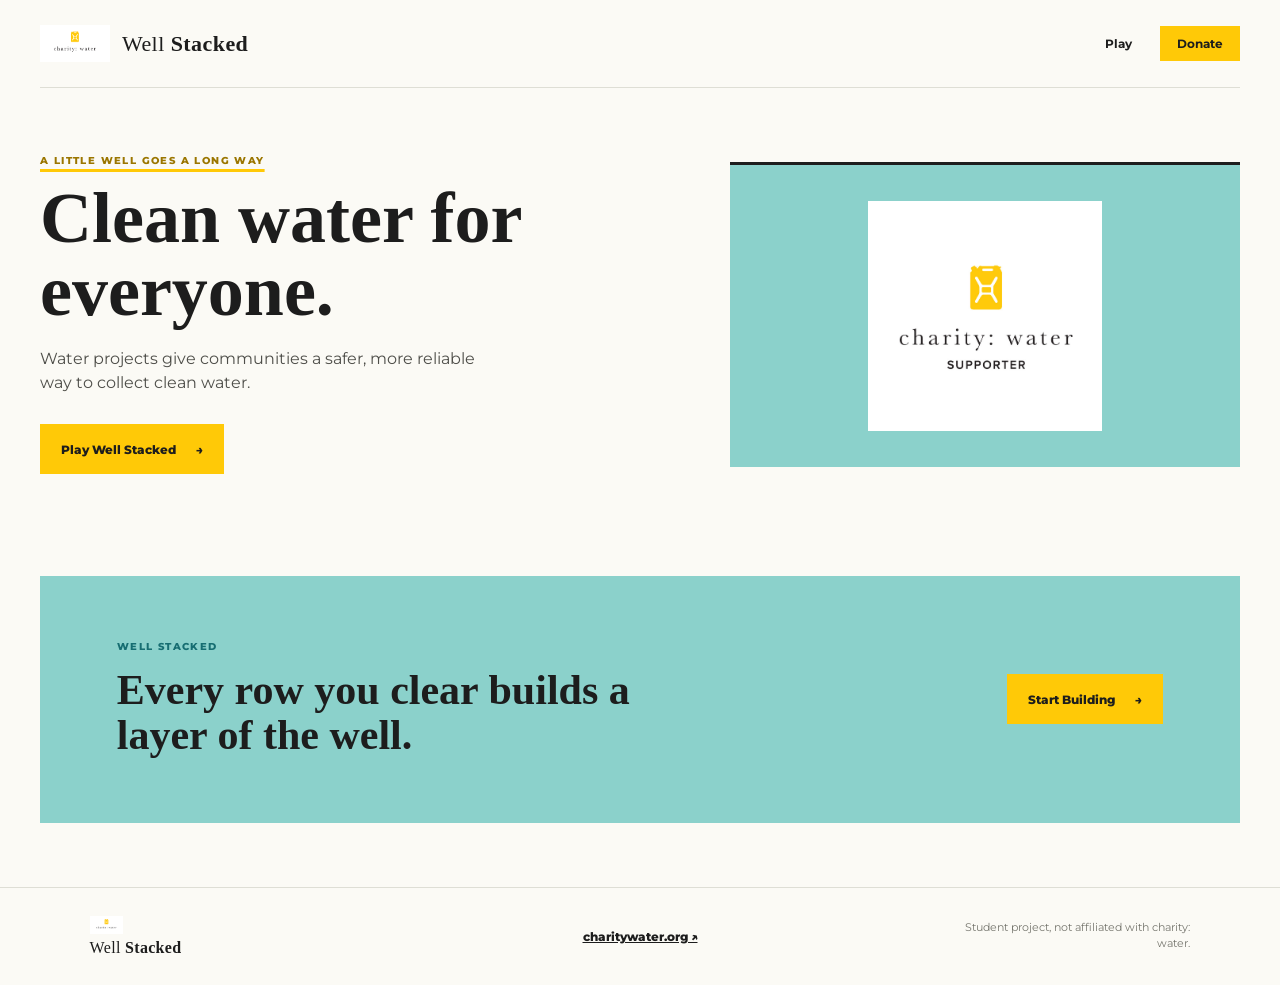
<file: index.html>
<!doctype html>
<html lang="en">
<head>
  <meta charset="utf-8">
  <meta name="viewport" content="width=device-width, initial-scale=1">
  <meta name="description" content="Well Stacked is a student project inspired by charity: water's mission to bring clean water to everyone.">
  <title>Well Stacked | Clean water for everyone</title>
  <link rel="icon" type="image/png" href="img/cw_logo.png">
  <link rel="preconnect" href="https://fonts.googleapis.com">
  <link rel="preconnect" href="https://fonts.gstatic.com" crossorigin>
  <link href="https://fonts.googleapis.com/css2?family=Montserrat:wght@500;600;700;800&display=swap" rel="stylesheet">
  <link rel="stylesheet" href="style.css">
</head>
<body class="home-page">
  <header class="topbar home-header">
    <a class="brand-mark" href="index.html" aria-label="Well Stacked home">
      <img src="img/cw_logo_horizontal.png" alt="charity: water logo">
      <span>Well <strong>Stacked</strong></span>
    </a>
    <nav class="site-nav" aria-label="Main navigation">
      <a href="game.html?autostart=1">Play</a>
      <a class="donate-link" href="https://www.charitywater.org/donate" target="_blank" rel="noopener">Donate</a>
    </nav>
    <details class="mobile-nav">
      <summary aria-label="Open navigation menu">☰</summary>
      <div class="mobile-nav-panel">
        <a href="game.html?autostart=1">Play</a>
        <a class="donate-link" href="https://www.charitywater.org/donate" target="_blank" rel="noopener">Donate</a>
      </div>
    </details>
  </header>

  <main>
    <section class="home-hero" aria-labelledby="hero-title">
      <div class="hero-content">
        <p class="section-kicker">A little well goes a long way</p>
        <div class="hero-title-row">
          <h1 id="hero-title">Clean water for everyone.</h1>
        </div>
        <p class="hero-copy">Water projects give communities a safer, more reliable way to collect clean water.</p>
        <a class="primary-button" href="game.html?autostart=1">Play Well Stacked <span aria-hidden="true">→</span></a>
      </div>
      <div class="hero-visual" aria-label="charity: water logo preview">
        <img class="hero-photo" src="img/cw_logo.png" alt="charity: water logo">
      </div>
    </section>

    <section class="game-band reveal" aria-labelledby="game-band-title">
      <div><p class="section-kicker">Well Stacked</p><h2 id="game-band-title">Every row you clear builds a layer of the well.</h2></div>
      <a class="primary-button" href="game.html?autostart=1">Start Building <span aria-hidden="true">→</span></a>
    </section>
  </main>

  <footer class="site-footer">
    <a class="brand-mark" href="index.html" aria-label="Well Stacked home">
      <img src="img/cw_logo_horizontal.png" alt="charity: water logo">
      <span>Well <strong>Stacked</strong></span>
    </a>
    <a href="https://www.charitywater.org" target="_blank" rel="noopener">charitywater.org ↗</a>
    <p>Student project, not affiliated with charity: water.</p>
  </footer>
  <script src="home.js"></script>
</body>
</html>
</file>
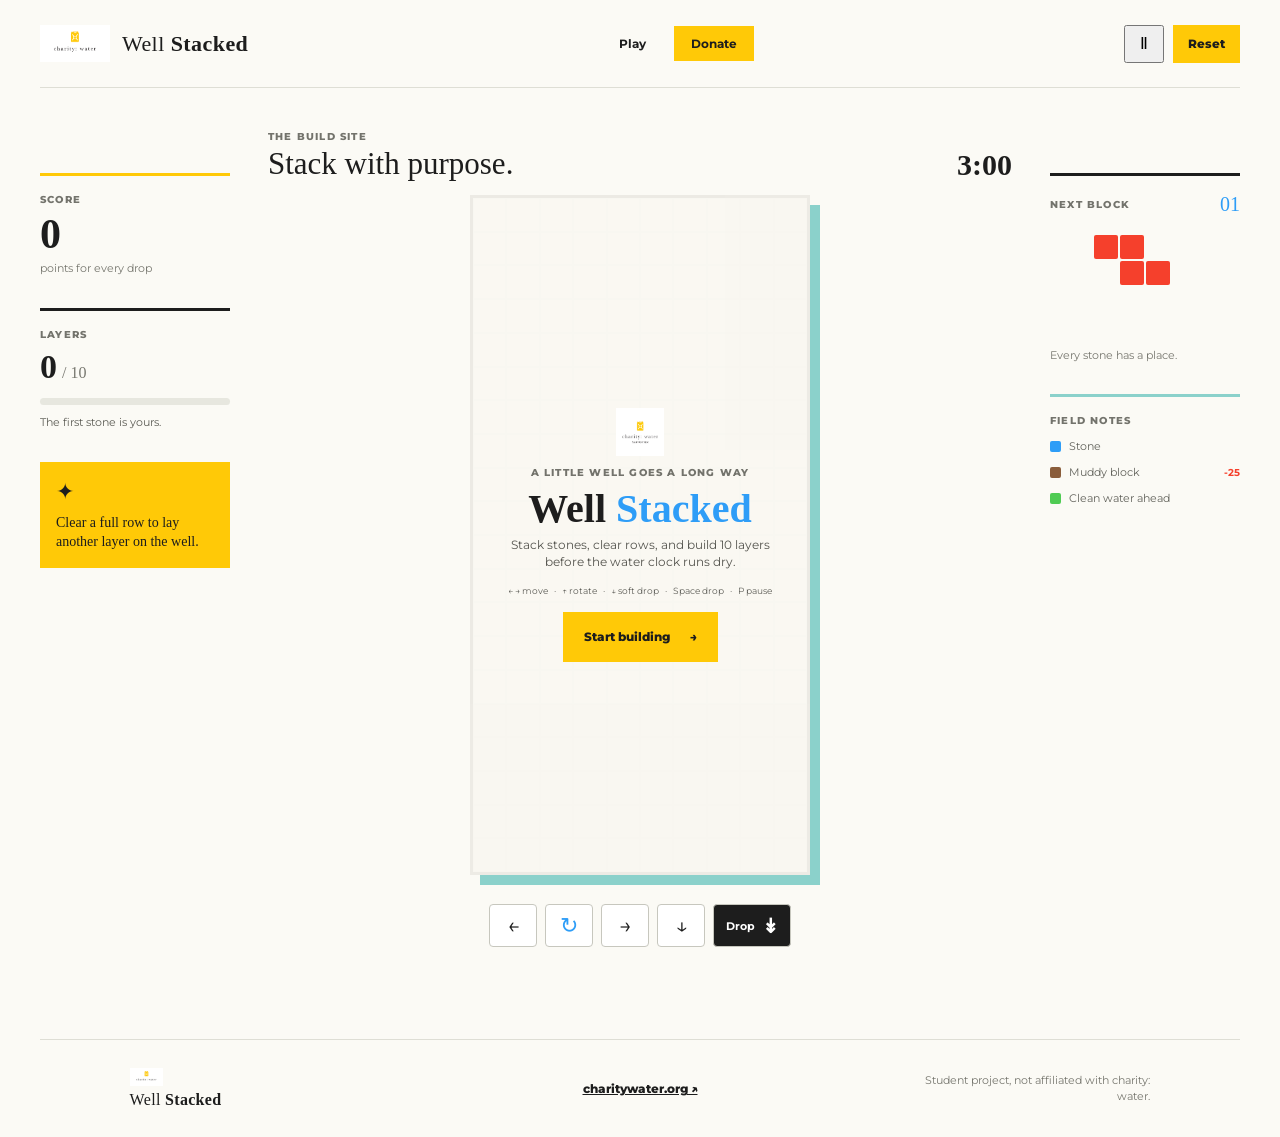
<file: game.html>
<!doctype html>
<html lang="en">
<head>
  <meta charset="utf-8">
  <meta name="viewport" content="width=device-width, initial-scale=1">
  <meta name="description" content="Well Stacked: build a clean-water well one layer at a time.">
  <title>Play Well Stacked | Clean water for all</title>
  <link rel="icon" type="image/png" href="img/cw_logo.png">
  <link rel="preconnect" href="https://fonts.googleapis.com">
  <link rel="preconnect" href="https://fonts.gstatic.com" crossorigin>
  <link href="https://fonts.googleapis.com/css2?family=Montserrat:wght@500;600;700;800&display=swap" rel="stylesheet">
  <link rel="stylesheet" href="style.css">
</head>
<body>
  <main class="game-shell">
    <header class="topbar site-header">
      <a class="brand-mark" href="index.html" aria-label="Well Stacked home">
        <img src="img/cw_logo_horizontal.png" alt="charity: water logo">
        <span>Well <strong>Stacked</strong></span>
      </a>
      <nav class="site-nav" aria-label="Main navigation">
        <a href="game.html?autostart=1">Play</a>
        <a class="donate-link" href="https://www.charitywater.org/donate" target="_blank" rel="noopener">Donate</a>
      </nav>
      <details class="mobile-nav">
        <summary aria-label="Open navigation menu">☰</summary>
        <div class="mobile-nav-panel">
          <a href="game.html?autostart=1">Play</a>
          <a class="donate-link" href="https://www.charitywater.org/donate" target="_blank" rel="noopener">Donate</a>
        </div>
      </details>
      <div class="top-actions">
        <button class="icon-button" id="pauseButton" type="button" aria-label="Pause game" title="Pause game">Ⅱ</button>
        <button class="reset-button" id="resetButton" type="button">Reset</button>
      </div>
    </header>

    <section class="game-layout" aria-label="Well Stacked game">
      <aside class="side-panel left-panel">
        <div class="stat-card score-card">
          <span class="eyebrow">Score</span>
          <strong id="score">0</strong>
          <span class="score-note">points for every drop</span>
        </div>
        <div class="stat-card">
          <span class="eyebrow">Layers</span>
          <div class="layer-readout"><strong id="layers">0</strong><span>/ 10</span></div>
          <div class="progress-track" aria-label="Well completion"><div id="progressBar" class="progress-bar"></div></div>
          <span id="layerMessage" class="layer-message">The first stone is yours.</span>
        </div>
        <div class="tip-card">
          <span class="tip-icon">✦</span>
          <p>Clear a full row to lay another layer on the well.</p>
        </div>
      </aside>

      <section class="board-wrap">
        <div class="board-heading">
          <div><span class="eyebrow">The build site</span><h1>Stack with purpose.</h1></div>
          <div id="timer" class="timer" aria-live="polite">3:00</div>
        </div>
        <div class="board-stage">
          <div id="board" class="board" role="grid" aria-label="Well Stacked game board">
            <div id="ghostPiece" class="piece-layer ghost-layer" aria-hidden="true"></div>
            <div id="activePiece" class="piece-layer active-layer" aria-hidden="true"></div>
          </div>
          <div id="overlay" class="overlay" role="dialog" aria-modal="true" aria-labelledby="overlayTitle">
            <div class="overlay-card">
              <img class="overlay-logo" src="img/cw_logo.png" alt="charity: water logo">
              <p class="eyebrow" id="overlayKicker">A little well goes a long way</p>
              <h2 id="overlayTitle">Well <em>Stacked</em></h2>
              <p id="overlayText">Stack stones, clear rows, and build 10 layers before the water clock runs dry.</p>
              <div class="instructions">
                <span>← → move</span><span>·</span><span>↑ rotate</span><span>·</span><span>↓ soft drop</span><span>·</span><span>Space drop</span><span>·</span><span>P pause</span>
              </div>
              <div id="finalStats" class="final-stats" hidden></div>
              <button id="startButton" class="start-button" type="button">Start building <span>→</span></button>
            </div>
          </div>
        </div>
        <div class="controls" aria-label="Touch controls">
          <button class="control-button" data-action="left" type="button" aria-label="Move left">←</button>
          <button class="control-button rotate-button" data-action="rotate" type="button" aria-label="Rotate">↻</button>
          <button class="control-button" data-action="right" type="button" aria-label="Move right">→</button>
          <button class="control-button" data-action="down" type="button" aria-label="Soft drop">↓</button>
          <button class="control-button drop-button" data-action="drop" type="button"><span>Drop</span> <b>↡</b></button>
        </div>
      </section>

      <aside class="side-panel right-panel">
        <div class="next-card">
          <div class="card-heading"><span class="eyebrow">Next block</span><span class="block-count" id="blockCount">01</span></div>
          <div id="nextPreview" class="preview-grid" aria-label="Next block preview"></div>
          <p>Every stone has a place.</p>
        </div>
        <div class="legend-card">
          <span class="eyebrow">Field notes</span>
          <div class="legend-row"><span class="legend-dot stone-dot"></span> Stone</div>
          <div class="legend-row"><span class="legend-dot mud-dot"></span> Muddy block <b>-25</b></div>
          <div class="legend-row"><span class="legend-dot clear-dot"></span> Clean water ahead</div>
        </div>
      </aside>
    </section>

    <footer class="site-footer">
      <a class="brand-mark" href="index.html" aria-label="Well Stacked home">
        <img src="img/cw_logo_horizontal.png" alt="charity: water logo">
        <span>Well <strong>Stacked</strong></span>
      </a>
      <a href="https://www.charitywater.org" target="_blank" rel="noopener">charitywater.org ↗</a>
      <p>Student project, not affiliated with charity: water.</p>
    </footer>
  </main>

  <div id="confetti" class="confetti" aria-hidden="true"></div>
  <script src="script.js"></script>
</body>
</html>
</file>
<file: style.css>
:root {
  --yellow: #ffc907;
  --blue: #2e9df7;
  --light-blue: #8bd1cb;
  --green: #4fcb53;
  --orange: #ff902a;
  --red: #f5402c;
  --ink: #1d1d1d;
  --paper: #fbfaf5;
  --white: #ffffff;
  --line: #deded5;
  --serif: Georgia, "Times New Roman", serif;
  --sans: "Proxima Nova", "Montserrat", "Trebuchet MS", sans-serif;
  --space-1: 8px;
  --space-2: 16px;
  --space-3: 24px;
  --space-4: 40px;
  --space-5: 64px;
  --border-width: 1px;
  --accent-border: 3px;
}

* { box-sizing: border-box; }
body { margin: 0; color: var(--ink); background: var(--paper); font-family: var(--sans); }
button { font: inherit; cursor: pointer; }
.game-shell { width: min(1200px, calc(100% - 48px)); margin: 0 auto; min-height: 100vh; display: flex; flex-direction: column; }
.topbar { min-height: 88px; display: flex; align-items: center; gap: 28px; border-bottom: var(--border-width) solid var(--line); }
.brand-mark { display: flex; flex-direction: column; align-items: flex-start; gap: 5px; color: var(--ink); font-family: var(--serif); font-size: 22px; letter-spacing: .02em; text-decoration: none; }
.brand-mark img { display: block; width: auto; height: 38px; object-fit: contain; }
.brand-mark strong { font-weight: 800; }
.topbar .brand-mark { flex-direction: row; align-items: center; gap: 12px; }
.top-actions { margin-left: auto; display: flex; gap: 9px; }
.icon-button, .reset-button { min-height: 38px; }
.icon-button { width: 40px; font-size: 16px; }
.reset-button { padding: 0 15px; border: 0; background: var(--yellow); color: var(--ink); font-size: 12px; font-weight: 800; }.reset-button:hover { background: #e8b500; transform: translateY(-2px); }
.game-layout { display: grid; grid-template-columns: 190px minmax(350px, 1fr) 190px; align-items: start; gap: 38px; padding: 42px 0 28px; flex: 1; }
.side-panel { display: flex; flex-direction: column; gap: 18px; padding-top: 43px; }
.stat-card, .next-card, .legend-card, .tip-card { border-top: 3px solid var(--ink); padding: 17px 0 14px; }
.score-card { border-color: var(--yellow); }
.eyebrow { display: block; color: #73736c; font-size: 10px; font-weight: 800; letter-spacing: .12em; text-transform: uppercase; }
.score-card strong { display: block; margin: 7px 0 2px; font-size: 42px; line-height: 1; font-family: Georgia, serif; }
.score-note, .next-card p { color: #77776f; font-size: 11px; }
.layer-readout { margin: 7px 0 12px; display: flex; align-items: baseline; gap: 5px; font-family: Georgia, serif; }
.layer-readout strong { font-size: 34px; }.layer-readout span { color: #77776f; }
.progress-track { width: 100%; height: 7px; background: #e7e7df; border-radius: 8px; overflow: hidden; }.progress-bar { width: 0; height: 100%; background: var(--green); transition: width .35s ease; }
.layer-message { display: block; margin-top: 10px; color: #5d5d56; font-size: 11px; line-height: 1.35; }
.tip-card { border: 0; background: var(--yellow); padding: 16px; }.tip-icon { font-size: 22px; }.tip-card p { margin: 9px 0 0; font-family: Georgia, serif; font-size: 14px; line-height: 1.35; }
.board-wrap { display: flex; align-items: center; flex-direction: column; }
.board-heading { width: 100%; display: flex; justify-content: space-between; align-items: end; margin-bottom: 13px; }.board-heading h1 { margin: 3px 0 0; font-family: var(--serif); font-size: clamp(22px, 3vw, 31px); font-weight: 400; }.timer { color: var(--ink); font-family: var(--serif); font-size: 30px; font-weight: 700; }.timer.warning { color: var(--red); animation: pulse 1s infinite; }
.board { position: relative; width: min(100%, 340px); aspect-ratio: 1 / 2; display: grid; grid-template-columns: repeat(10, 1fr); grid-template-rows: repeat(20, 1fr); background: #eef5f3; border: 3px solid var(--ink); box-shadow: 10px 10px 0 var(--light-blue); transition: filter .15s; overflow: hidden; }.board.flash { filter: brightness(1.4); }
.board-stage { position: relative; width: min(100%, 340px); }.board-stage .board { width: 100%; }
.overlay { position: absolute; inset: 0; z-index: 10; display: grid; place-items: center; padding: 14px; background: rgba(250,248,242,.94); }.overlay[hidden] { display: none; }.overlay-card { width: min(100%, 300px); max-height: 100%; overflow-y: auto; padding: 18px 16px; text-align: center; }.overlay-logo { display: block; width: auto; height: 48px; max-width: 100%; margin: 0 auto 10px; }.overlay-card h2 { margin: 3px 0 8px; font-family: var(--serif); font-size: clamp(28px, 7vw, 40px); line-height: 1; }.overlay-card h2 em { color: var(--blue); font-style: normal; }.overlay-card > p:not(.eyebrow) { margin: 0 auto; max-width: 270px; color: #55554f; font-size: 12px; line-height: 1.4; }.instructions { display: flex; flex-wrap: wrap; justify-content: center; gap: 3px 6px; margin: 14px auto; color: #60605a; font-size: 9px; line-height: 1.4; }.final-stats { margin: 12px 0; font-family: var(--serif); font-size: 16px; }.final-stats strong { color: var(--blue); }
.cell { border: 1px solid rgba(29,29,29,.09); background: rgba(255,255,255,.18); }.cell.filled { border: 2px solid rgba(29,29,29,.2); }.cell.muddy { background: #8a5d3b !important; border-color: #5e3f28; background-image: radial-gradient(#a7764e 1px, transparent 1px); background-size: 5px 5px; }.cell.clearing { animation: row-clear .18s ease both; }
.piece-layer { position: absolute; inset: 0; pointer-events: none; z-index: 2; will-change: transform; }.active-layer { transition: none; }.piece-block { position: absolute; width: var(--cell-size); height: var(--cell-size); border: 2px solid rgba(29,29,29,.2); border-radius: 2px; }.ghost-layer { z-index: 1; will-change: auto; }.ghost-layer .piece-block { background: transparent !important; border: 2px dashed rgba(29,29,29,.3); opacity: .48; }
.piece-i { background: var(--blue); }.piece-o { background: var(--yellow); }.piece-t { background: #a37bdb; }.piece-s { background: var(--green); }.piece-z { background: var(--red); }.piece-j { background: #3674c5; }.piece-l { background: var(--orange); }
.controls { display: grid; grid-template-columns: repeat(4, 48px) 78px; gap: 8px; margin-top: 29px; }.control-button { height: 43px; border: 1px solid #c7c7be; background: white; border-radius: 4px; font-size: 22px; color: var(--ink); touch-action: manipulation; }.control-button:active { transform: translateY(2px); background: var(--yellow); }.rotate-button { color: var(--blue); }.drop-button { display: flex; justify-content: center; align-items: center; gap: 7px; background: var(--ink); color: white; font-size: 11px; font-weight: 700; }.drop-button b { font-size: 20px; }
.card-heading { display: flex; justify-content: space-between; align-items: center; }.block-count { color: var(--blue); font-family: Georgia, serif; font-size: 20px; }.preview-grid { width: 104px; height: 104px; margin: 18px auto 10px; display: grid; grid-template: repeat(4, 1fr) / repeat(4, 1fr); }.preview-cell { margin: 1px; border-radius: 2px; }.next-card p { margin: 0; }.legend-card { border-color: var(--light-blue); }.legend-row { display: flex; align-items: center; gap: 8px; margin-top: 12px; color: #63635c; font-size: 11px; }.legend-row b { margin-left: auto; color: var(--red); font-size: 10px; }.legend-dot { width: 11px; height: 11px; display: inline-block; border-radius: 2px; }.stone-dot { background: var(--blue); }.mud-dot { background: #8a5d3b; }.clear-dot { background: var(--green); }
@keyframes pulse { 50% { transform: scale(1.08); } } @keyframes rise { from { opacity: 0; transform: translateY(15px); } to { opacity: 1; transform: translateY(0); } } @keyframes confetti-fall { to { transform: translate3d(var(--drift), 110vh, 0) rotate(720deg); } } @keyframes row-clear { 50% { opacity: .2; background: var(--yellow); } 100% { opacity: 0; } }
@media (prefers-reduced-motion: reduce) { *, *::before, *::after { animation-duration: .001ms !important; animation-iteration-count: 1 !important; scroll-behavior: auto !important; transition-duration: .001ms !important; } }
@media (max-width: 820px) { .game-shell { width: min(100% - 32px, 500px); }.topbar { min-height: 69px; }.brand-mark img { height: 30px; }.game-layout { grid-template-columns: 1fr 1fr; gap: 16px; padding-top: 25px; }.board-wrap { grid-column: 1 / -1; grid-row: 1; }.side-panel { padding-top: 0; gap: 10px; }.left-panel { grid-column: 1; grid-row: 2; }.right-panel { grid-column: 2; grid-row: 2; }.tip-card { display: none; }.next-card, .legend-card, .stat-card { padding-top: 11px; }.board { box-shadow: 6px 6px 0 var(--light-blue); }.controls { margin-top: 22px; } }
@media (max-width: 420px) { .game-shell { width: calc(100% - 20px); }.board-heading h1 { font-size: 21px; }.timer { font-size: 25px; }.controls { grid-template-columns: repeat(4, 1fr) 1.6fr; width: 100%; }.control-button { height: 41px; }.overlay-card { padding: 31px 22px; }.overlay-card h2 { font-size: 38px; } }

/* Shared navigation keeps the homepage and game feeling like one small site. */
.site-nav { display: flex; align-items: center; gap: clamp(16px, 2.2vw, 31px); margin-left: auto; }
.site-nav a, .mobile-nav-panel a { color: var(--ink); font-size: 12px; font-weight: 700; text-decoration: none; }
.site-nav a:hover, .site-nav a:focus-visible, .mobile-nav-panel a:hover, .mobile-nav-panel a:focus-visible { color: #1269ad; }
.site-nav .active { color: #1269ad; }
.site-nav .donate-link, .mobile-nav-panel .donate-link { padding: 10px 17px; background: var(--yellow); color: var(--ink); }
.mobile-nav { display: none; position: relative; }
.mobile-nav summary { list-style: none; cursor: pointer; font-size: 22px; line-height: 1; }
.mobile-nav summary::-webkit-details-marker { display: none; }
.mobile-nav-panel { position: absolute; z-index: 8; top: 34px; right: 0; display: grid; min-width: 190px; gap: 17px; padding: 20px; background: white; border: 1px solid var(--line); box-shadow: 5px 5px 0 var(--light-blue); }
.mobile-nav-panel a { display: block; }
.site-nav a:focus-visible, .mobile-nav summary:focus-visible, .brand-mark:focus-visible, .mobile-nav-panel a:focus-visible { outline: 3px solid var(--blue); outline-offset: 4px; }
@media (max-width: 820px) { .site-header .site-nav { display: none; }.site-header .mobile-nav { display: block; margin-left: auto; }.site-header .top-actions { margin-left: 0; }.site-header .brand-mark { max-width: 145px; } }

/* The homepage uses the same compact labels, serif headlines, and accent rules as the game. */
.home-page { background: var(--paper); }
.home-header { width: min(1200px, calc(100% - 48px)); margin: 0 auto; border-bottom-color: var(--line); }
.home-header .site-nav a { color: var(--ink); }.home-header .site-nav a:hover, .home-header .site-nav a:focus-visible { color: #1269ad; }.home-header .site-nav .donate-link { color: var(--ink); }
.home-hero { width: min(1200px, calc(100% - 48px)); min-height: 460px; display: grid; grid-template-columns: minmax(0, 1fr) minmax(300px, .85fr); align-items: center; gap: clamp(34px, 7vw, 90px); margin: 0 auto; padding: 54px 0 62px; color: var(--ink); background: var(--paper); }
.hero-content { width: 100%; }.section-kicker { margin: 0 0 15px; color: var(--blue); font-size: 10px; font-weight: 800; letter-spacing: .14em; text-transform: uppercase; }.home-hero .section-kicker { color: #9b7600; text-decoration: underline; text-decoration-color: var(--yellow); text-decoration-thickness: 3px; text-underline-offset: 5px; }.hero-title-row { display: block; }.home-hero h1 { max-width: 600px; margin: 0 0 18px; font-family: var(--serif); font-size: clamp(42px, 6vw, 72px); font-weight: 700; line-height: 1.02; }.hero-copy { max-width: 440px; margin: 0 0 28px; color: #4e4e49; font-size: 16px; line-height: 1.55; }
.hero-visual { display: grid; min-height: 305px; place-items: center; padding: 34px; background: var(--light-blue); border-top: var(--accent-border) solid var(--ink); }.hero-visual .hero-photo { display: block; width: min(100%, 290px); height: 230px; border-radius: 6px; object-fit: contain; }
.primary-button, .start-button { display: inline-flex; align-items: center; justify-content: center; gap: 20px; min-height: 50px; padding: 0 21px; border: 0; border-radius: 0; background: var(--yellow); color: var(--ink); font-size: 12px; font-weight: 800; text-decoration: none; transition: background .2s ease, transform .2s ease; }.primary-button:hover, .start-button:hover { background: #e8b500; transform: translateY(-2px); }.primary-button:focus-visible, .start-button:focus-visible { outline: 3px solid var(--blue); outline-offset: 4px; }
.game-band { width: min(1200px, calc(100% - 48px)); display: flex; align-items: center; justify-content: space-between; gap: var(--space-4); margin: 28px auto 0; padding: var(--space-5) max(6vw, 28px); background: var(--light-blue); }.game-band .section-kicker { color: #176e72; }.game-band h2 { max-width: 570px; margin: 0; font-family: var(--serif); font-size: clamp(28px, 3.4vw, 42px); font-weight: 700; line-height: 1.08; }
.site-footer { display: grid; grid-template-columns: 1fr auto 1fr; align-items: center; gap: var(--space-3); margin-top: var(--space-5); padding: 28px max(7vw, 24px); border-top: var(--border-width) solid var(--line); background: var(--paper); }.site-footer .brand-mark { font-size: 16px; }.site-footer .brand-mark img { height: 18px; }.site-footer > a:not(.brand-mark) { color: var(--ink); font-size: 12px; font-weight: 800; }.site-footer > a:not(.brand-mark):hover { color: #1269ad; }.site-footer p { justify-self: end; max-width: 250px; margin: 0; color: #77776f; font-size: 11px; line-height: 1.45; text-align: right; }
.reveal { opacity: 0; transform: translateY(18px); transition: opacity .55s ease, transform .55s ease; }.reveal.visible { opacity: 1; transform: translateY(0); }
@media (max-width: 820px) { .home-header { width: calc(100% - 32px); }.home-header .site-nav { display: none; }.home-header .mobile-nav { display: block; margin-left: auto; }.home-header .mobile-nav summary { color: var(--ink); }.game-band { flex-direction: column; align-items: flex-start; }.site-footer { grid-template-columns: 1fr; }.site-footer p { justify-self: start; text-align: left; } }
@media (max-width: 560px) { .home-hero { width: calc(100% - 32px); min-height: 0; grid-template-columns: 1fr; gap: 28px; padding: 48px 0 54px; }.home-hero h1 { max-width: 390px; font-size: clamp(40px, 12vw, 60px); }.hero-visual { min-height: 230px; padding: 24px; }.hero-visual .hero-photo { width: min(100%, 230px); height: 180px; }.game-band { width: 100%; padding: var(--space-5) 20px; }.site-footer { margin-top: 0; padding: 25px 20px; } }
@media (prefers-reduced-motion: reduce) { .reveal { opacity: 1; transform: none; transition: none; }.primary-button, .start-button { transition: none; } }
</file>
